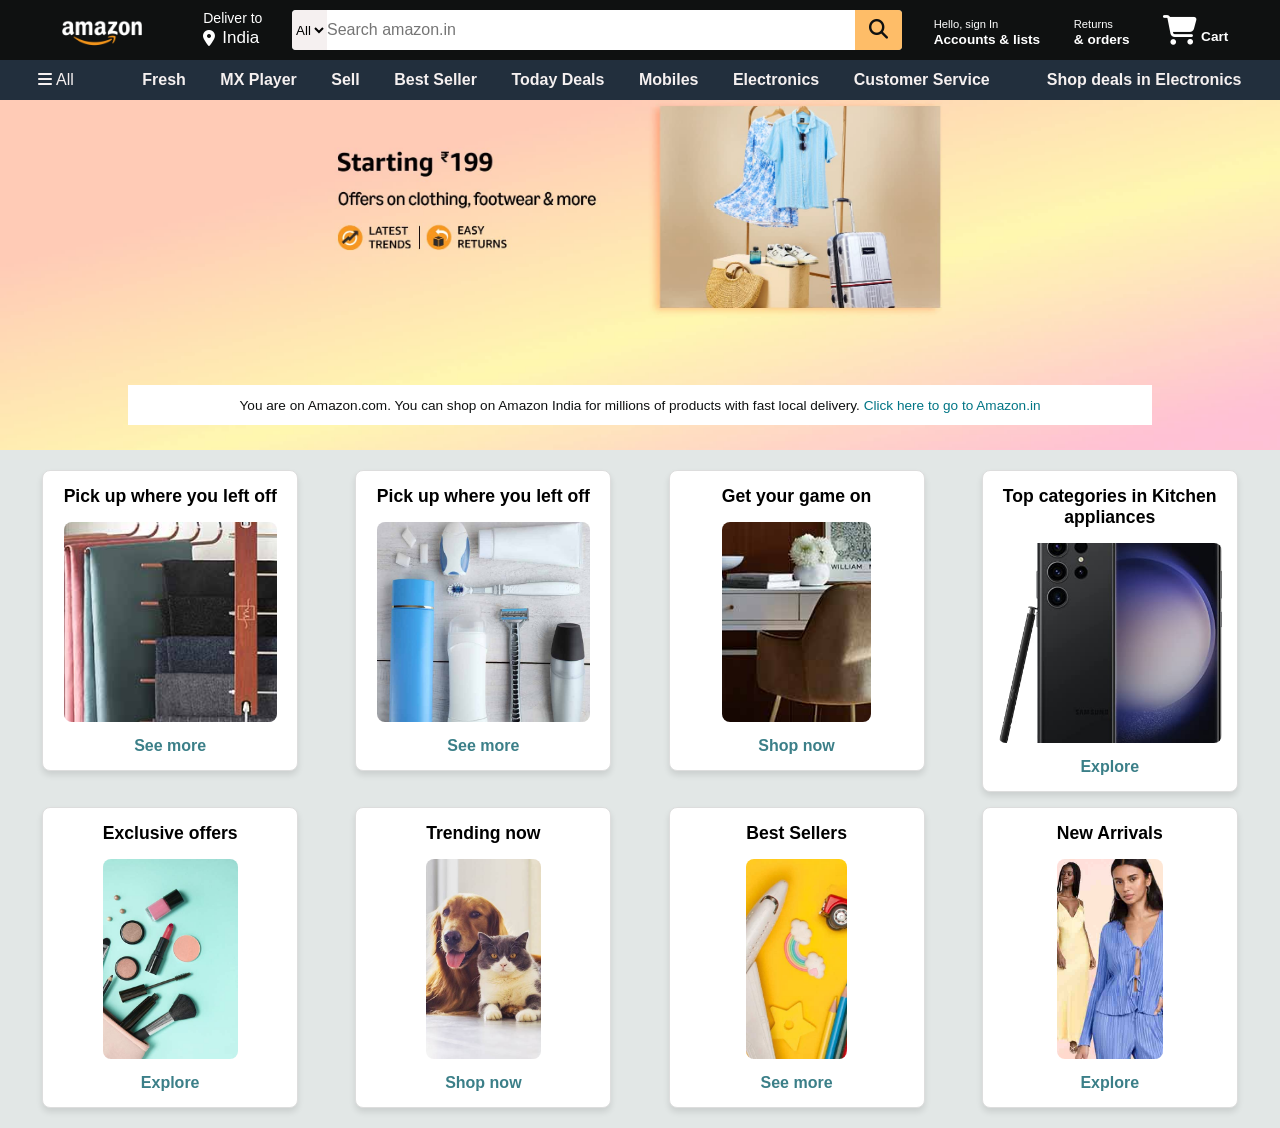
<file: index.html>
<!DOCTYPE html>
<html lang="en">

<head>
    <meta charset="UTF-8">
    <meta name="viewport" content="width=device-width, initial-scale=1.0">
    <title>Amazon</title>
    <link rel="stylesheet" href="https://cdnjs.cloudflare.com/ajax/libs/font-awesome/6.7.2/css/all.min.css"
        integrity="sha512-Evv84Mr4kqVGRNSgIGL/F/aIDqQb7xQ2vcrdIwxfjThSH8CSR7PBEakCr51Ck+w+/U6swU2Im1vVX0SVk9ABhg=="
        crossorigin="anonymous" referrerpolicy="no-referrer" />
    <style>
        * {
            margin: 0;
            padding: 0;
            box-sizing: border-box;
            font-family: Arial, sans-serif;
        }
        @media screen and (max-width: 1700px) {
        .navbar {
            height: 60px;
            background-color: #0f1111;
            display: flex;
            align-items: center;
            padding: 0 20px;
            color: white;
            justify-content: space-evenly;
        }

        .nav-logo {
            display: flex;
            align-items: center;
            gap: 10px;
        }

        .logo {
            background-image: url(amazon_logo.png);
            background-size: cover;
            height: 50px;
            width: 100px;
        }

        .border {
            border: 2px solid transparent;
        }

        .border:hover {
            border: 2px solid white;
        }

        .nav-address {
            display: flex;
            flex-direction: column;
            margin-left: 20px;
        }

        .nav-address p {
            margin: 0;
            font-size: 14px;
        }

        .add-icon {
            display: flex;
            align-items: center;
            gap: 5px;
        }

        .add-icon p {
            margin: 0;
            font-size: 17px;
            margin: 2px;
        }

        .nav-search {
            display: flex;
            background-color: rgba(187, 207, 207, 0.95);
            width: 610px;
            height: 40px;
            border-radius: 4px;
            justify-content: space-evenly;
        }

        .nav-search :hover {
            border: 2px solid orange;
        }

        .search-select {
            background-color: #f5f0f0;
            border-top-left-radius: 4px;
            border-bottom-left-radius: 4px;
            width: 50px;
            text-align: center;
            border: none;
        }

        .search-input {
            font-size: 1rem;
            width: 500%;
            border: none;
        }

        .search-icon {
            width: 45%;
            display: flex;
            justify-content: center;
            align-items: center;
            font-size: 1.2rem;
            background-color: #febd68;
            border-top-right-radius: 4px;
            border-bottom-right-radius: 4px;
            color: #0f1111
        }

        span {
            font-size: 0.7rem;
        }

        .nav-second {
            font-size: 0.85rem;
            font-weight: 700;
        }

        .nav-cart i {
            font-size: 30px;
        }

        .nav-cart {
            font-size: 0.85rem;
            font-weight: 700;
        }

        .panel {
            height: 40px;
            background-color: #222f3d;
            display: flex;
            color: #f5f0f0;
            align-items: center;
            justify-content: space-evenly
        }

        .panel-ops p {
            display: inline;
            margin-left: 30px;
        }

        .panel-ops {
            font-size: 15;
            width: 70%;
            font-weight: bold;
        }

        .panel-deals {
            font-size: 30;
            font-weight: 900;
        }

        .hero-section {
            background-image: url(pant.jpg);
            background-size: cover;
            height: 350px;
            display: flex;
            justify-content: center;
            align-items: flex-end;
        }

        .hero-msg {
            background-color: white;
            color: #0f1111;
            height: 40px;
            display: flex;
            align-items: center;
            justify-content: center;
            font-size: 0.85rem;
            width: 80%;
            margin-bottom: 25px;
        }

        .hero-msg a {
            color: #007585
        }

        .shop-section {
            display: flex;
            flex-wrap: wrap;
            justify-content: space-evenly;
            gap: 15px;
            background-color: #e2e7e6;
            padding: 20px 0;
        }

        .box {
            border: 1px solid #ddd;
            height: 100%;
            width: 20%;
            background-color: white;
            border-radius: 8px;
            display: flex;
            flex-direction: column;
            align-items: center;
            padding: 15px;
            box-shadow: 0px 4px 6px rgba(0, 0, 0, 0.1);
        }
        

        .box-img {
            height: 200px;
            width: 100%;
            background-size: cover;
            background-position: center;
            border-radius: 8px;
            margin: 15px 0;
        }

        .box-content h2 {
            font-size: 1.1rem;
            margin-bottom: 10px;
            text-align: center;
        }

        .box-content p {
            color: #3b7f88;
            font-weight: bold;
            text-align: center;
            cursor: pointer;
        }
    </style>
</head>

<body>
    <header>
        <div class="navbar">
            <div class="nav-logo border">
                <div class="logo"></div>
            </div>
            <div class="nav-address">
                <p>Deliver to</p>
                <div class="add-icon">
                    <i class="fa-solid fa-location-dot"></i>
                    <p>India</p>
                </div>

            </div>
            <div class="nav-search">
                <select class="search-select">
                    <option>All</option>
                </select>
                <input type="text" placeholder="Search amazon.in" class="search-input">
                <div class="search-icon">
                    <i class="fa-solid fa-magnifying-glass"></i>
                </div>
            </div>
            <div class="sign-in border">
                <p><span>Hello, sign In</span></p>
                <p class="nav-second">Accounts & lists</p>
            </div>
            <div class="sign-in border">
                <p><span>Returns</span></p>
                <p class="nav-second">& orders</p>
            </div>
            <div class="nav-cart border">
                <i class="fa-solid fa-cart-shopping"></i>
                Cart
            </div>
        </div>
        <div class="panel">
            <div class="panel-all">
                <i class="fa-solid fa-bars"></i>
                All
            </div>
            <div class="panel-ops">
                <p>Fresh</p>
                <p>MX Player</p>
                <p>Sell</p>
                <p>Best Seller</p>
                <p>Today Deals</p>
                <p>Mobiles</p>
                <p>Electronics</p>
                <p>Customer Service</p>
            </div>
            <div class="panel-deals">
                Shop deals in Electronics
            </div>
        </div>
    </header>
    <div class="hero-section">
        <div class="hero-msg">
            <p>You are on Amazon.com. You can shop on Amazon India for millions of products with fast local delivery.
                <a>Click here to go to Amazon.in</a></p>
        </div>
    </div>
    <div class="shop-section">
        <!-- First Row -->
        <div class="box">
            <div class="box-content">
                <h2>Pick up where you left off</h2>
                <div class="box-img" style="background-image: url('box1_image.jpg');"></div>
                <p>See more</p>
            </div>
        </div>
        <div class="box">
            <div class="box-content">
                <h2>Pick up where you left off</h2>
                <div class="box-img" style="background-image: url('box2_image.jpg');"></div>
                <p>See more</p>
            </div>
        </div>
        <div class="box">
            <div class="box-content">
                <h2>Get your game on</h2>
                <div class="box-img" style="background-image: url('box3_image.jpg');"></div>
                <p>Shop now</p>
            </div>
        </div>
        <div class="box">
            <div class="box-content">
                <h2>Top categories in Kitchen appliances</h2>
                <div class="box-img" style="background-image: url('box4_image.jpg');"></div>
                <p>Explore</p>
            </div>
        </div>
        <!-- Second Row -->
        <div class="box">
            <div class="box-content">
                <h2>Exclusive offers</h2>
                <div class="box-img" style="background-image: url('box5_image.jpg');"></div>
                <p>Explore</p>
            </div>
        </div>
        <div class="box">
            <div class="box-content">
                <h2>Trending now</h2>
                <div class="box-img" style="background-image: url('box6_image.jpg');"></div>
                <p>Shop now</p>
            </div>
        </div>
        <div class="box">
            <div class="box-content">
                <h2>Best Sellers</h2>
                <div class="box-img" style="background-image: url('box7_image.jpg');"></div>
                <p>See more</p>
            </div>
        </div>
        <div class="box">
            <div class="box-content">
                <h2>New Arrivals</h2>
                <div class="box-img" style="background-image: url('box8_image.jpg');"></div>
                <p>Explore</p>
            </div>
        </div>
    </div>
</body>

</html>
</file>
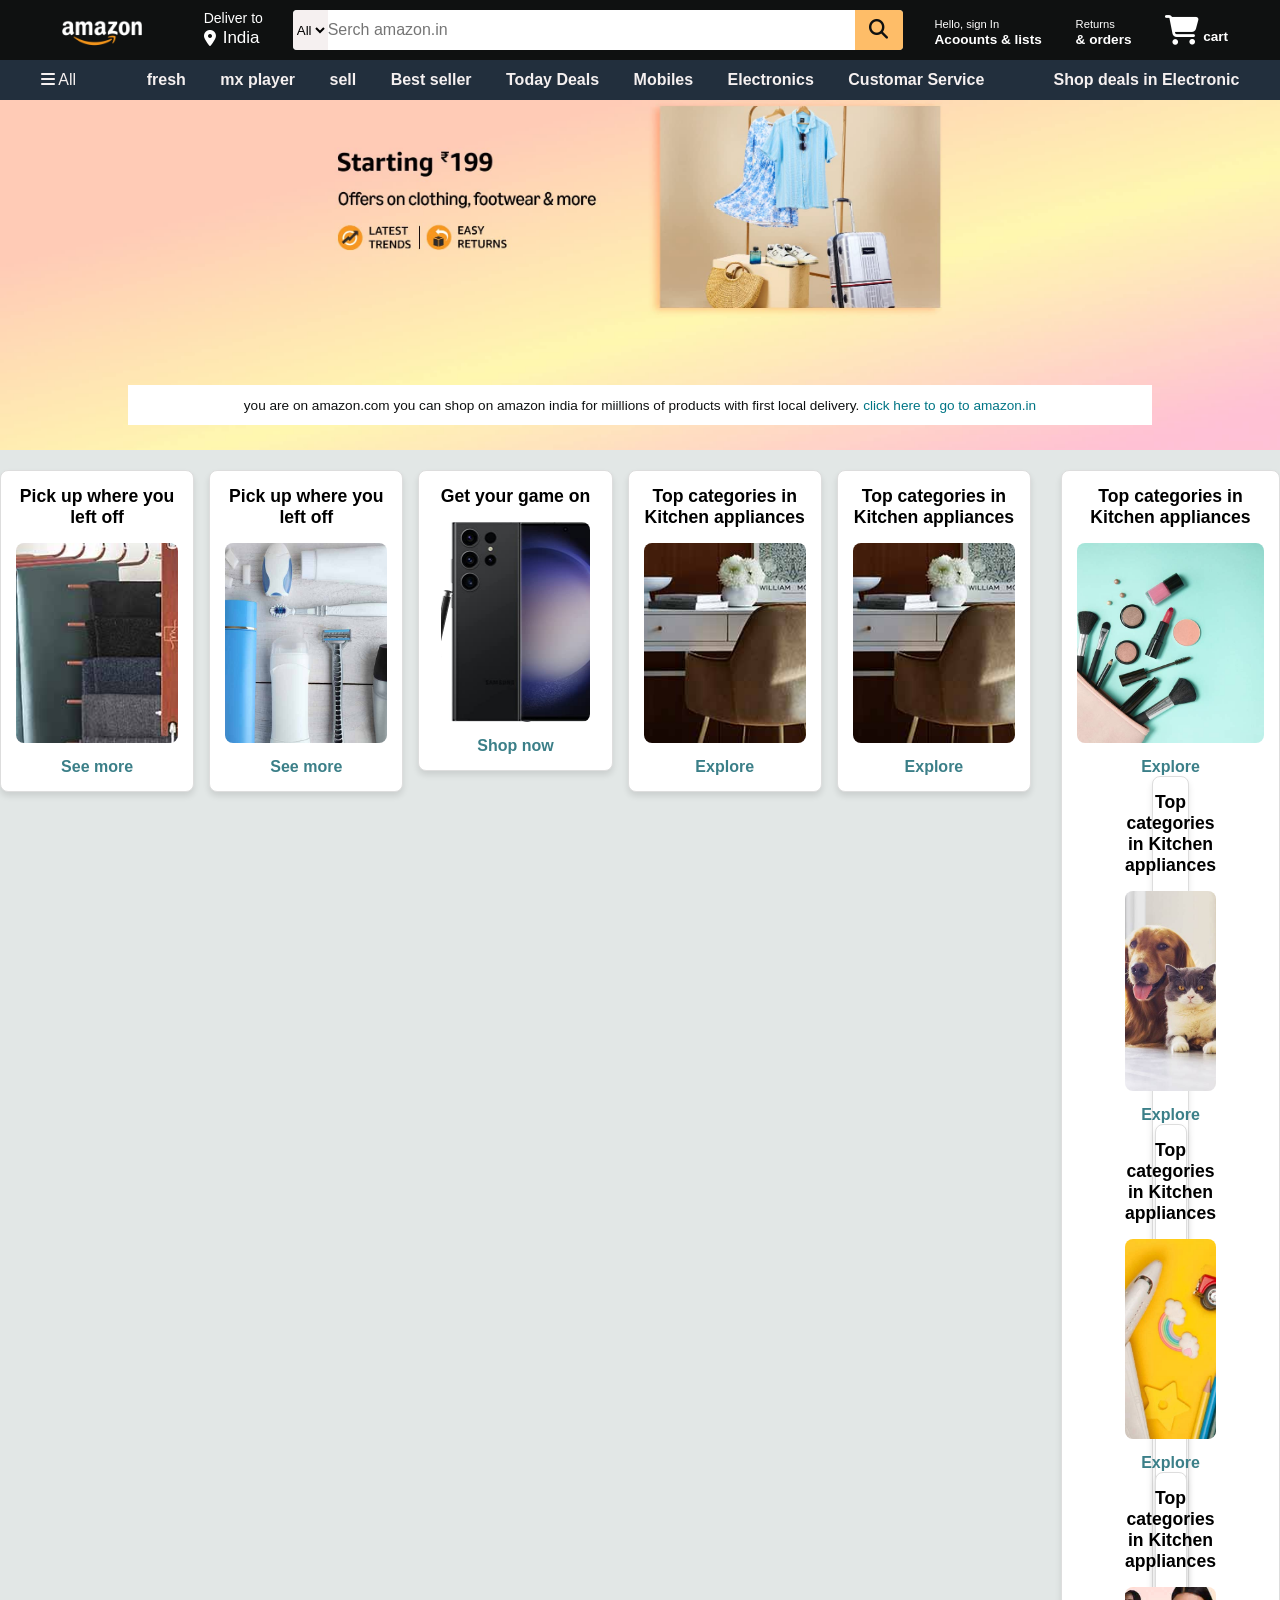
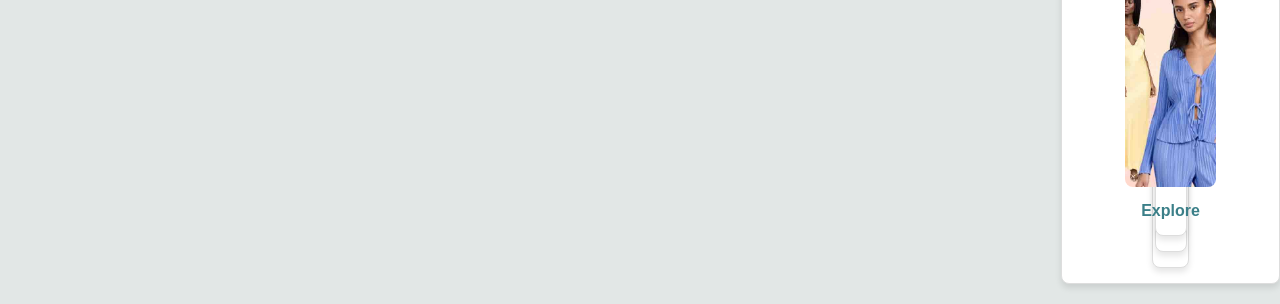
<file: 1index.html>
<!DOCTYPE html>
<html lang="en">

<head>
    <meta charset="UTF-8">
    <meta name="viewport" content="width=device-width, initial-scale=1.0">
    <title>Amazon</title>
    <link rel="stylesheet" href="https://cdnjs.cloudflare.com/ajax/libs/font-awesome/6.7.2/css/all.min.css"
        integrity="sha512-Evv84Mr4kqVGRNSgIGL/F/aIDqQb7xQ2vcrdIwxfjThSH8CSR7PBEakCr51Ck+w+/U6swU2Im1vVX0SVk9ABhg=="
        crossorigin="anonymous" referrerpolicy="no-referrer" />
    <style>
        * {
            margin: 0;
            padding: 0;
            box-sizing: border-box;
            font-family: Arial, sans-serif;
        }

        .navbar {
            height: 60px;
            background-color: #0f1111;
            display: flex;
            align-items: center;
            padding: 0 20px;
            color: white;
            justify-content: space-evenly;
        }

        .nav-logo {
            display: flex;
            align-items: center;
            gap: 10px;
        }

        .logo {
            background-image: url(amazon_logo.png);
            background-size: cover;
            height: 50px;
            width: 100px;
        }

        .border {
            border: 2px solid transparent;
        }

        .border:hover {
            border: 2px solid white;
        }

        .nav-address {
            display: flex;
            flex-direction: column;
            margin-left: 20px;
        }

        .nav-address p {
            margin: 0;
            font-size: 14px;

        }

        .add-icon {
            display: flex;
            align-items: center;
            gap: 5px;
        }

        .add-icon p {
            margin: 0;
            font-size: 17px;
            margin: 2px;
        }

        .nav-search {
            display: flex;
            background-color: rgba(187, 207, 207, 0.95);
            width: 610px;
            height: 40px;
            border-radius: 4px;
            justify-content: space-evenly;

        }

        .nav-search :hover {
            border: 2px solid orange;

        }

        .search-select {
            background-color: #f5f0f0;
            border-top-left-radius: 4px;
            border-bottom-left-radius: 4px;
            width: 50px;
            text-align: center;
            border: none;

        }

        .search-input {
            font-size: 1rem;
            width: 500%;
            border: none;

        }

        .search-icon {
            width: 45%;
            display: flex;
            justify-content: center;
            align-items: center;
            font-size: 1.2rem;
            background-color: #febd68;
            border-top-right-radius: 4px;
            border-bottom-right-radius: 4px;
            color: #0f1111
        }

        span {
            font-size: 0.7rem;
        }

        .nav-second {
            font-size: 0.85rem;
            font-weight: 700;
        }

        .nav-cart i {
            font-size: 30px;

        }

        .nav-cart {
            font-size: 0.85rem;
            font-weight: 700;

        }

        .panel {
            height: 40px;
            background-color: #222f3d;
            display: flex;
            color: #f5f0f0;
            align-items: center;
            justify-content: space-evenly
        }

        .panel-ops p {
            display: inline;
            margin-left: 30px;

        }

        .panel-ops {
            font-size: 15;
            width: 70%;
            font-weight: bold;

        }

        .panel-deals {
            font-size: 30;
            font-weight: 900;
        }

        .hero-section {
            background-image: url(pant.jpg);
            background-size: cover;
            height: 350px;
            display: flex;
            justify-content: center;
            align-items: flex-end;


        }

        .hero-msg {
            background-color: white;
            color: #0f1111;
            height: 40px;
            display: flex;
            align-items: center;
            justify-content: center;
            font-size: 0.85rem;
            width: 80%;
            margin-bottom: 25px;
        }

        .hero-msg a {
            color: #007585
        }

        .shop-section {
    display: flex;
    flex-wrap:wrap
    justify-content: space-evenly;
    gap: 15px;
    background-color: #e2e7e6;
    padding: 20px 0;
}
.box4{
    height: 100%;
}
.box5{
    height: 100%;
    justify-content: space-evenly;
}

.box {
    border: 1px solid #ddd;
    height: 100%;
    width: 20%;
    background-color: white;
    border-radius: 8px;
    display: flex;
    flex-direction: column;
    align-items: center;
    padding: 15px;
    box-shadow: 0px 4px 6px rgba(0, 0, 0, 0.1);
}


.box-img {
    height: 200px;
    width: 100%;
    background-size: cover;
    background-position: center;
    border-radius: 8px;
    margin: 15px 0;
}

.box-content h2 {
    font-size: 1.1rem;
    margin-bottom: 10px;
    text-align: center;
}

.box-content p {
    color: #3b7f88;
    font-weight: bold;
    text-align: center;
    cursor: pointer;
}
.box4{
    height: 100%;
}

    </style>
</head>

<body>
    <header>
        <div class="navbar">
            <div class="nav-logo border">
                <div class="logo"></div>
            </div>
            <div class="nav-address">
                <p>Deliver to</p>
                <div class="add-icon">
                    <i class="fa-solid fa-location-dot"></i>
                    <p>India</p>
                </div>

            </div>
            <div class="nav-search">
                <select class="search-select">
                    <option>All</option>
                </select>
                <input type="text" placeholder="Serch amazon.in" class="search-input">
                <div class="search-icon">
                    <i class="fa-solid fa-magnifying-glass"></i>


                </div>

            </div>
            <div class="sign-in border">
                <p><span>Hello, sign In</span></p>
                <p class="nav-second">Acoounts & lists</p>
            </div>
            <div class="sign-in border">
                <p><span>Returns</span></p>
                <p class="nav-second">& orders</p>
            </div>
            <div class="nav-cart border">

                <i class="fa-solid fa-cart-shopping"></i>
                cart
            </div>
        </div>
        <div class="panel">
            <div class="panel-all">
                <i class="fa-solid fa-bars"></i>
                All
            </div>
            <div class="panel-ops">
                <p>fresh</p>
                <p>mx player</p>
                <p>sell</p>
                <p>Best seller</p>
                <p>Today Deals</p>
                <p>Mobiles</p>
                <p>Electronics</p>
                <p>Customar Service</p>
            </div>
            <div class="panel-deals">
                Shop deals in Electronic
            </div>
        </div>
    </header>
    <div class="hero-section">
        <div class="hero-msg">
            <p>you are on amazon.com you can shop on amazon india for miillions of products with first local delivery.
                <a>click here to go to amazon.in</a></p>
        </div>

    </div>
    <div class="shop-section">
        <div class="box box1">
            <div class="box-content">
                <h2>Pick up where you left off</h2>
                <div class="box-img" style="background-image: url('box1_image.jpg');"></div>
                <p>See more</p>
            </div>
        </div>
        <div class="box box2">
            <div class="box-content">
                <h2>Pick up where you left off</h2>
                <div class="box-img" style="background-image: url('box2_image.jpg');"></div>
                <p>See more</p>
            </div>
        </div>
        <div class="box box3">
            <div class="box-content">
                <h2>Get your game on</h2>
                <div class="box-img" style="background-image: url('box4_image.jpg');"></div>
                <p>Shop now</p>
            </div>
        </div>
        <div class="box box4">
            <div class="box-content">
                <h2>Top categories in Kitchen appliances</h2>
                <div class="box-img" style="background-image: url('box3_image.jpg');"></div>
                <p>Explore</p>
            </div>
        </div>
        <div class="box box4">
            <div class="box-content">
                <h2>Top categories in Kitchen appliances</h2>
                <div class="box-img" style="background-image: url('box3_image.jpg');"></div>
                <p>Explore</p>
            </div>
        </div><br>
            <div class="box box5">
                <div class="box-content">
                    <h2>Top categories in Kitchen appliances</h2>
                    <div class="box-img" style="background-image: url('box5_image.jpg');"></div>
                    <p>Explore</p>
                </div>
                <div class="box box6">
                    <div class="box-content">
                        <h2>Top categories in Kitchen appliances</h2>
                        <div class="box-img" style="background-image: url('box6_image.jpg');"></div>
                        <p>Explore</p>
                    </div>
                    <div class="box box7">
                        <div class="box-content">
                            <h2>Top categories in Kitchen appliances</h2>
                            <div class="box-img" style="background-image: url('box7_image.jpg');"></div>
                            <p>Explore</p>
                        </div>
                        <div class="box box8">
                            <div class="box-content">
                                <h2>Top categories in Kitchen appliances</h2>
                                <div class="box-img" style="background-image: url('box8_image.jpg');"></div>
                                <p>Explore</p>
                            </div>
    
</body>

</html>
</file>
